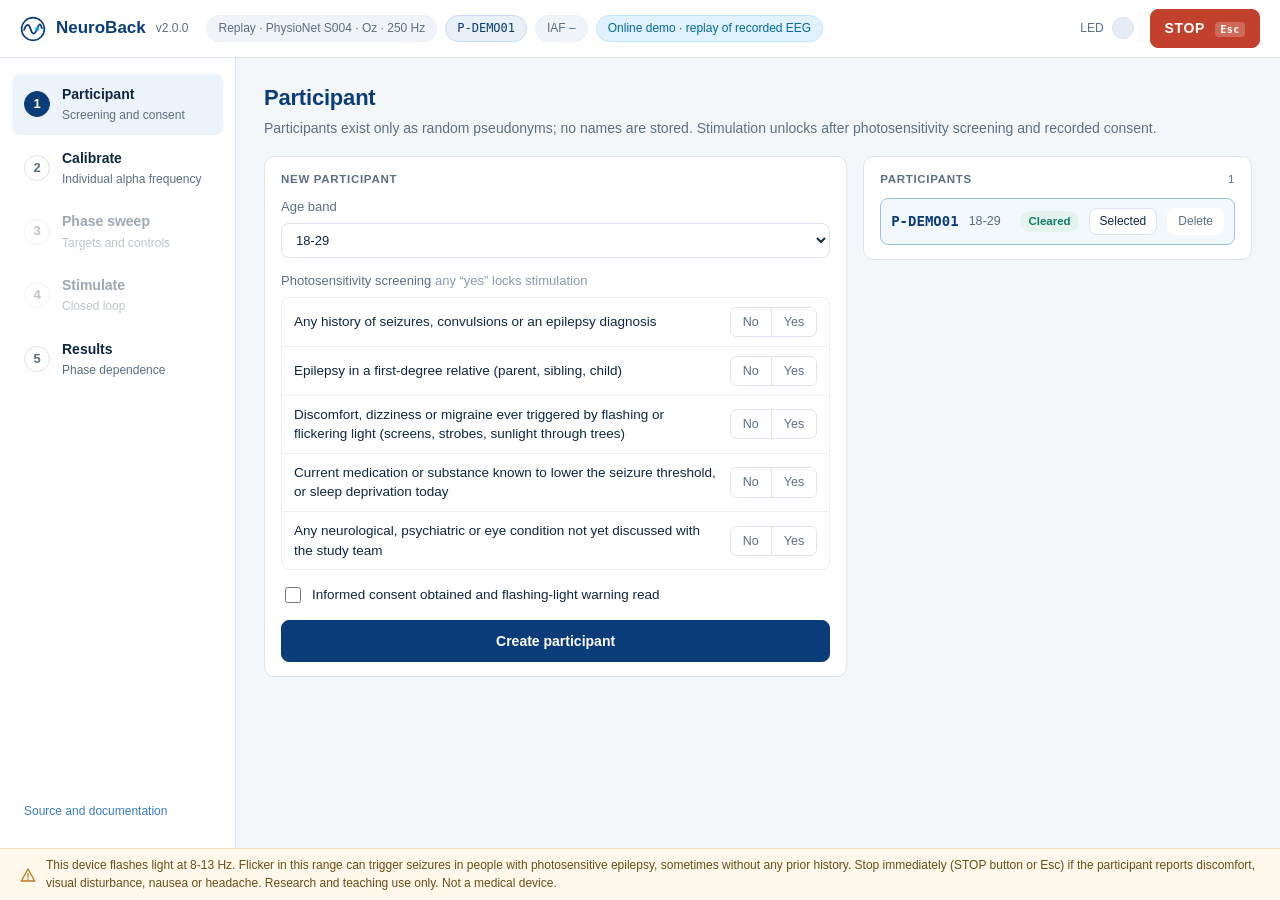
<file: docs/demo/index.html>
<!doctype html>
<html lang="en">
<head>
<meta charset="utf-8">
<meta name="viewport" content="width=device-width, initial-scale=1">
<title>NeuroBack · closed-loop alpha-phase stimulation</title>
<meta name="description" content="Closed-loop visual stimulation phase-locked to the EEG alpha rhythm. OpenBCI Cyton, ecHT phase tracking.">
<link rel="icon" href="favicon.svg" type="image/svg+xml">
<link rel="stylesheet" href="style.css">
</head>
<body>
<header class="top">
  <div class="brand">
    <svg class="logo" viewBox="0 0 32 32" aria-hidden="true">
      <circle cx="16" cy="16" r="14" fill="none" stroke="currentColor" stroke-width="2"/>
      <path d="M5 17 C8 9, 11 9, 13 16 S18 24, 21 16 S25 9, 27 15" fill="none" stroke="currentColor" stroke-width="2.2" stroke-linecap="round"/>
      <circle cx="21.2" cy="16" r="2.6" fill="#0EA5E9"/>
    </svg>
    <span>NeuroBack</span><span class="ver" id="ver"></span>
  </div>
  <div class="pills">
    <span class="pill" id="pill-source">Connecting…</span>
    <span class="pill" id="pill-pid">No participant</span>
    <span class="pill" id="pill-iaf">IAF –</span>
    <span class="pill demo" id="pill-demo" hidden>Online demo · replay of recorded EEG</span>
  </div>
  <div class="right">
    <div class="led-wrap" title="Mirrors every stimulus flash"><span>LED</span><div class="led" id="led"></div></div>
    <button class="stop" id="btn-stop" title="Cancel all pending flashes">STOP <kbd>Esc</kbd></button>
  </div>
</header>

<div class="layout">
  <nav class="steps" id="steps">
    <button data-page="participant"><span class="n">1</span><span><b>Participant</b><small>Screening and consent</small></span></button>
    <button data-page="calibrate"><span class="n">2</span><span><b>Calibrate</b><small>Individual alpha frequency</small></span></button>
    <button data-page="sweep"><span class="n">3</span><span><b>Phase sweep</b><small>Targets and controls</small></span></button>
    <button data-page="stimulate"><span class="n">4</span><span><b>Stimulate</b><small>Closed loop</small></span></button>
    <button data-page="results"><span class="n">5</span><span><b>Results</b><small>Phase dependence</small></span></button>
    <div class="nav-foot">
      <a href="https://github.com/abrilcode/neuroback" target="_blank" rel="noopener">Source and documentation</a>
    </div>
  </nav>

  <main>
    <!-- 1 participant -->
    <section class="page" id="page-participant">
      <div class="page-head">
        <h1>Participant</h1>
        <p>Participants exist only as random pseudonyms; no names are stored. Stimulation unlocks after photosensitivity screening and recorded consent.</p>
      </div>
      <div class="grid-2">
        <div class="card">
          <div class="card-title">New participant</div>
          <label class="field">Age band <select id="age"></select></label>
          <div class="field-label">Photosensitivity screening <span class="hint">any “yes” locks stimulation</span></div>
          <div id="screening" class="screening"></div>
          <label class="check"><input type="checkbox" id="consent"> Informed consent obtained and flashing-light warning read</label>
          <button class="primary wide" id="btn-create">Create participant</button>
        </div>
        <div class="card">
          <div class="card-title">Participants <span class="count" id="pcount"></span></div>
          <div id="plist" class="plist"></div>
        </div>
      </div>
    </section>

    <!-- 2 calibrate -->
    <section class="page" id="page-calibrate">
      <div class="page-head">
        <h1>Calibrate</h1>
        <p>Record eyes open, then eyes closed. The individual alpha frequency (IAF) is the spectral peak after removing the 1/f background; alpha should rise clearly when the eyes close.</p>
      </div>
      <div class="card plot-card">
        <div class="card-title">EEG · Oz <span class="legend"><span><i class="sw raw"></i>raw</span><span><i class="sw alpha"></i>alpha band (IAF ± 2 Hz)</span></span></div>
        <canvas id="cv-cal" height="260"></canvas>
      </div>
      <div class="controls">
        <button id="btn-eo">Eyes open · 60 s</button>
        <button id="btn-ec">Eyes closed · 60 s</button>
        <div class="progress"><div id="cal-bar"></div></div>
        <span class="status" id="cal-status"></span>
      </div>
      <div class="grid-cal">
        <div class="tile-col">
          <div class="tile row"><span>Individual alpha frequency</span><b id="t-iaf">–</b></div>
          <div class="tile row"><span>Alpha peak above 1/f</span><b id="t-snr">–</b></div>
          <div class="tile row"><span>Eyes-closed / open alpha</span><b id="t-react">–</b></div>
        </div>
        <div class="card plot-card spec">
          <div class="card-title">Power spectrum <span class="legend"><span><i class="sw alpha"></i>eyes closed</span><span><i class="sw raw"></i>eyes open</span></span></div>
          <canvas id="cv-spec" height="222"></canvas>
        </div>
      </div>
    </section>

    <!-- 3 sweep -->
    <section class="page" id="page-sweep">
      <div class="page-head">
        <h1>Phase sweep</h1>
        <p>Four target phases and two controls with the same flash rate (open-loop flicker at the IAF, random phase), repeated in randomised blocks. Alpha is measured in the stimulus-free gap after each block, where there is no steady-state visual response.</p>
      </div>
      <div class="grid-main">
        <div class="card plot-card">
          <div class="card-title">EEG and stimulus <span class="legend"><span><i class="sw alpha"></i>alpha</span><span><i class="sw flash"></i>flash</span></span></div>
          <canvas id="cv-sweep" height="300"></canvas>
        </div>
        <div class="card dial-card">
          <div class="card-title">Alpha phase</div>
          <canvas id="cv-dial-sweep" height="300"></canvas>
        </div>
      </div>
      <div class="card">
        <div class="card-title">Block schedule <span class="status" id="sweep-status"></span></div>
        <div id="schedule" class="schedule"></div>
        <div class="progress"><div id="sweep-bar"></div></div>
        <div class="schedule-key"><span><i class="k phase"></i>target phase</span><span><i class="k control"></i>control</span><span><i class="k now"></i>current block</span></div>
      </div>
      <div class="controls">
        <label class="check"><input type="checkbox" id="demo-timing" checked> Short blocks (4 s on / 2 s off, 2 repeats)</label>
        <button class="primary" id="btn-sweep">Start sweep</button>
      </div>
    </section>

    <!-- 4 stimulate -->
    <section class="page" id="page-stimulate">
      <div class="page-head">
        <h1>Stimulate</h1>
        <p>The endpoint-corrected Hilbert transform estimates the alpha phase at every sample and one flash is scheduled per cycle at the target phase. Dots on the dial show where recent flashes landed, measured afterwards with a non-causal Hilbert transform.</p>
      </div>
      <div class="grid-main">
        <div class="card plot-card">
          <div class="card-title">EEG and stimulus <span class="legend"><span><i class="sw raw"></i>raw</span><span><i class="sw alpha"></i>alpha</span><span><i class="sw flash"></i>flash</span></span></div>
          <canvas id="cv-stim" height="300"></canvas>
        </div>
        <div class="card dial-card">
          <div class="card-title">Alpha phase <span class="legend"><span><i class="sw wedge"></i>target</span><span><i class="sw flash"></i>measured</span></span></div>
          <canvas id="cv-dial" height="236"></canvas>
          <div class="target">
            <label for="target">Target phase</label>
            <input type="range" id="target" min="0" max="359" step="1" value="0">
            <output id="target-out">0°</output>
          </div>
          <div class="presets">
            <button data-t="0">Peak</button><button data-t="90">Falling</button><button data-t="180">Trough</button><button data-t="270">Rising</button>
          </div>
        </div>
      </div>
      <div class="tiles">
        <div class="tile"><span>Flashes per second</span><b id="m-rate">–</b></div>
        <div class="tile"><span>Phase locking (PLV)</span><b id="m-plv">–</b></div>
        <div class="tile"><span>Mean phase error</span><b id="m-err">–</b></div>
        <div class="tile"><span>Alpha amplitude</span><b id="m-amp">–</b></div>
      </div>
      <div class="controls">
        <button class="primary" id="btn-stim">Start stimulation</button>
        <span class="status" id="stim-status"></span>
      </div>
    </section>

    <!-- 5 results -->
    <section class="page" id="page-results">
      <div class="page-head">
        <h1>Results</h1>
        <p>Post-block alpha power by condition (mean ± SEM, relative to the session mean). A permutation test checks for a one-cycle dependence on stimulation phase.</p>
      </div>
      <div class="card plot-card">
        <div class="card-title">Post-block alpha power</div>
        <canvas id="cv-results" height="320"></canvas>
      </div>
      <div class="card stats" id="results-text">Run a phase sweep to see results.</div>
      <div class="controls"><button id="btn-save">Save session</button></div>
    </section>
  </main>
</div>

<footer class="warning">
  <svg viewBox="0 0 24 24" aria-hidden="true"><path d="M12 3 2 21h20L12 3z" fill="none" stroke="currentColor" stroke-width="2" stroke-linejoin="round"/><path d="M12 10v5M12 18v.5" stroke="currentColor" stroke-width="2" stroke-linecap="round"/></svg>
  <span id="warning">Flashing light at 8–13 Hz. Research and teaching use only. Not a medical device.</span>
</footer>
<div class="toast" id="toast" role="status"></div>
<script>window.NB_DEMO = true;</script>
<script src="app.js"></script>
</body>
</html>
</file>
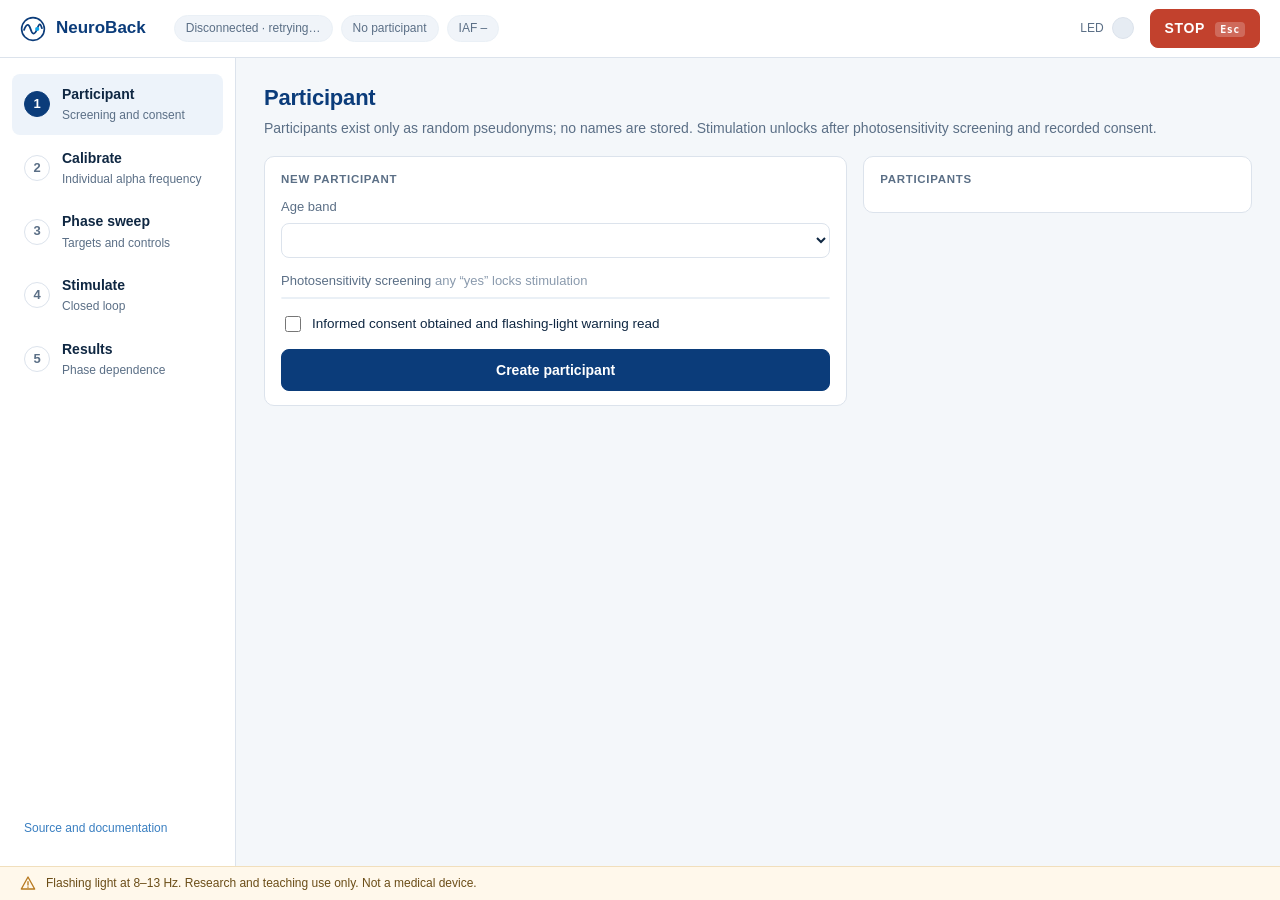
<file: src/neuroback/web/static/index.html>
<!doctype html>
<html lang="en">
<head>
<meta charset="utf-8">
<meta name="viewport" content="width=device-width, initial-scale=1">
<title>NeuroBack · closed-loop alpha-phase stimulation</title>
<meta name="description" content="Closed-loop visual stimulation phase-locked to the EEG alpha rhythm. OpenBCI Cyton, ecHT phase tracking.">
<link rel="icon" href="favicon.svg" type="image/svg+xml">
<link rel="stylesheet" href="style.css">
</head>
<body>
<header class="top">
  <div class="brand">
    <svg class="logo" viewBox="0 0 32 32" aria-hidden="true">
      <circle cx="16" cy="16" r="14" fill="none" stroke="currentColor" stroke-width="2"/>
      <path d="M5 17 C8 9, 11 9, 13 16 S18 24, 21 16 S25 9, 27 15" fill="none" stroke="currentColor" stroke-width="2.2" stroke-linecap="round"/>
      <circle cx="21.2" cy="16" r="2.6" fill="#0EA5E9"/>
    </svg>
    <span>NeuroBack</span><span class="ver" id="ver"></span>
  </div>
  <div class="pills">
    <span class="pill" id="pill-source">Connecting…</span>
    <span class="pill" id="pill-pid">No participant</span>
    <span class="pill" id="pill-iaf">IAF –</span>
    <span class="pill demo" id="pill-demo" hidden>Online demo · replay of recorded EEG</span>
  </div>
  <div class="right">
    <div class="led-wrap" title="Mirrors every stimulus flash"><span>LED</span><div class="led" id="led"></div></div>
    <button class="stop" id="btn-stop" title="Cancel all pending flashes">STOP <kbd>Esc</kbd></button>
  </div>
</header>

<div class="layout">
  <nav class="steps" id="steps">
    <button data-page="participant"><span class="n">1</span><span><b>Participant</b><small>Screening and consent</small></span></button>
    <button data-page="calibrate"><span class="n">2</span><span><b>Calibrate</b><small>Individual alpha frequency</small></span></button>
    <button data-page="sweep"><span class="n">3</span><span><b>Phase sweep</b><small>Targets and controls</small></span></button>
    <button data-page="stimulate"><span class="n">4</span><span><b>Stimulate</b><small>Closed loop</small></span></button>
    <button data-page="results"><span class="n">5</span><span><b>Results</b><small>Phase dependence</small></span></button>
    <div class="nav-foot">
      <a href="https://github.com/abrilcode/neuroback" target="_blank" rel="noopener">Source and documentation</a>
    </div>
  </nav>

  <main>
    <!-- 1 participant -->
    <section class="page" id="page-participant">
      <div class="page-head">
        <h1>Participant</h1>
        <p>Participants exist only as random pseudonyms; no names are stored. Stimulation unlocks after photosensitivity screening and recorded consent.</p>
      </div>
      <div class="grid-2">
        <div class="card">
          <div class="card-title">New participant</div>
          <label class="field">Age band <select id="age"></select></label>
          <div class="field-label">Photosensitivity screening <span class="hint">any “yes” locks stimulation</span></div>
          <div id="screening" class="screening"></div>
          <label class="check"><input type="checkbox" id="consent"> Informed consent obtained and flashing-light warning read</label>
          <button class="primary wide" id="btn-create">Create participant</button>
        </div>
        <div class="card">
          <div class="card-title">Participants <span class="count" id="pcount"></span></div>
          <div id="plist" class="plist"></div>
        </div>
      </div>
    </section>

    <!-- 2 calibrate -->
    <section class="page" id="page-calibrate">
      <div class="page-head">
        <h1>Calibrate</h1>
        <p>Record eyes open, then eyes closed. The individual alpha frequency (IAF) is the spectral peak after removing the 1/f background; alpha should rise clearly when the eyes close.</p>
      </div>
      <div class="card plot-card">
        <div class="card-title">EEG · Oz <span class="legend"><span><i class="sw raw"></i>raw</span><span><i class="sw alpha"></i>alpha band (IAF ± 2 Hz)</span></span></div>
        <canvas id="cv-cal" height="260"></canvas>
      </div>
      <div class="controls">
        <button id="btn-eo">Eyes open · 60 s</button>
        <button id="btn-ec">Eyes closed · 60 s</button>
        <div class="progress"><div id="cal-bar"></div></div>
        <span class="status" id="cal-status"></span>
      </div>
      <div class="grid-cal">
        <div class="tile-col">
          <div class="tile row"><span>Individual alpha frequency</span><b id="t-iaf">–</b></div>
          <div class="tile row"><span>Alpha peak above 1/f</span><b id="t-snr">–</b></div>
          <div class="tile row"><span>Eyes-closed / open alpha</span><b id="t-react">–</b></div>
        </div>
        <div class="card plot-card spec">
          <div class="card-title">Power spectrum <span class="legend"><span><i class="sw alpha"></i>eyes closed</span><span><i class="sw raw"></i>eyes open</span></span></div>
          <canvas id="cv-spec" height="222"></canvas>
        </div>
      </div>
    </section>

    <!-- 3 sweep -->
    <section class="page" id="page-sweep">
      <div class="page-head">
        <h1>Phase sweep</h1>
        <p>Four target phases and two controls with the same flash rate (open-loop flicker at the IAF, random phase), repeated in randomised blocks. Alpha is measured in the stimulus-free gap after each block, where there is no steady-state visual response.</p>
      </div>
      <div class="grid-main">
        <div class="card plot-card">
          <div class="card-title">EEG and stimulus <span class="legend"><span><i class="sw alpha"></i>alpha</span><span><i class="sw flash"></i>flash</span></span></div>
          <canvas id="cv-sweep" height="300"></canvas>
        </div>
        <div class="card dial-card">
          <div class="card-title">Alpha phase</div>
          <canvas id="cv-dial-sweep" height="300"></canvas>
        </div>
      </div>
      <div class="card">
        <div class="card-title">Block schedule <span class="status" id="sweep-status"></span></div>
        <div id="schedule" class="schedule"></div>
        <div class="progress"><div id="sweep-bar"></div></div>
        <div class="schedule-key"><span><i class="k phase"></i>target phase</span><span><i class="k control"></i>control</span><span><i class="k now"></i>current block</span></div>
      </div>
      <div class="controls">
        <label class="check"><input type="checkbox" id="demo-timing" checked> Short blocks (4 s on / 2 s off, 2 repeats)</label>
        <button class="primary" id="btn-sweep">Start sweep</button>
      </div>
    </section>

    <!-- 4 stimulate -->
    <section class="page" id="page-stimulate">
      <div class="page-head">
        <h1>Stimulate</h1>
        <p>The endpoint-corrected Hilbert transform estimates the alpha phase at every sample and one flash is scheduled per cycle at the target phase. Dots on the dial show where recent flashes landed, measured afterwards with a non-causal Hilbert transform.</p>
      </div>
      <div class="grid-main">
        <div class="card plot-card">
          <div class="card-title">EEG and stimulus <span class="legend"><span><i class="sw raw"></i>raw</span><span><i class="sw alpha"></i>alpha</span><span><i class="sw flash"></i>flash</span></span></div>
          <canvas id="cv-stim" height="300"></canvas>
        </div>
        <div class="card dial-card">
          <div class="card-title">Alpha phase <span class="legend"><span><i class="sw wedge"></i>target</span><span><i class="sw flash"></i>measured</span></span></div>
          <canvas id="cv-dial" height="236"></canvas>
          <div class="target">
            <label for="target">Target phase</label>
            <input type="range" id="target" min="0" max="359" step="1" value="0">
            <output id="target-out">0°</output>
          </div>
          <div class="presets">
            <button data-t="0">Peak</button><button data-t="90">Falling</button><button data-t="180">Trough</button><button data-t="270">Rising</button>
          </div>
        </div>
      </div>
      <div class="tiles">
        <div class="tile"><span>Flashes per second</span><b id="m-rate">–</b></div>
        <div class="tile"><span>Phase locking (PLV)</span><b id="m-plv">–</b></div>
        <div class="tile"><span>Mean phase error</span><b id="m-err">–</b></div>
        <div class="tile"><span>Alpha amplitude</span><b id="m-amp">–</b></div>
      </div>
      <div class="controls">
        <button class="primary" id="btn-stim">Start stimulation</button>
        <span class="status" id="stim-status"></span>
      </div>
    </section>

    <!-- 5 results -->
    <section class="page" id="page-results">
      <div class="page-head">
        <h1>Results</h1>
        <p>Post-block alpha power by condition (mean ± SEM, relative to the session mean). A permutation test checks for a one-cycle dependence on stimulation phase.</p>
      </div>
      <div class="card plot-card">
        <div class="card-title">Post-block alpha power</div>
        <canvas id="cv-results" height="320"></canvas>
      </div>
      <div class="card stats" id="results-text">Run a phase sweep to see results.</div>
      <div class="controls"><button id="btn-save">Save session</button></div>
    </section>
  </main>
</div>

<footer class="warning">
  <svg viewBox="0 0 24 24" aria-hidden="true"><path d="M12 3 2 21h20L12 3z" fill="none" stroke="currentColor" stroke-width="2" stroke-linejoin="round"/><path d="M12 10v5M12 18v.5" stroke="currentColor" stroke-width="2" stroke-linecap="round"/></svg>
  <span id="warning">Flashing light at 8–13 Hz. Research and teaching use only. Not a medical device.</span>
</footer>
<div class="toast" id="toast" role="status"></div>
<script src="app.js"></script>
</body>
</html>
</file>
<file: docs/demo/style.css>
:root {
  --bg: #F4F7FA;
  --panel: #FFFFFF;
  --line: #DCE3EC;
  --line2: #EAF0F6;
  --text: #0F2742;
  --muted: #5B6F86;
  --navy: #0B3C7A;
  --blue: #3A7FC1;
  --pale: #8DB4D9;
  --sky: #0EA5E9;
  --sky-soft: #E0F2FE;
  --red: #C2412D;
  --ok: #0E7C66;
  --radius: 10px;
  --sans: -apple-system, BlinkMacSystemFont, "Segoe UI", Inter, "Helvetica Neue", sans-serif;
  --mono: ui-monospace, "SF Mono", Menlo, Consolas, monospace;
}
* { box-sizing: border-box; }
html, body { height: 100%; }
body {
  margin: 0; background: var(--bg); color: var(--text);
  font: 14px/1.45 var(--sans);
  display: grid; grid-template-rows: 58px minmax(0, 1fr) auto;
  -webkit-font-smoothing: antialiased;
}

/* header */
header.top {
  display: flex; align-items: center; gap: 18px; padding: 0 20px;
  background: var(--panel); border-bottom: 1px solid var(--line);
}
.brand { display: flex; align-items: center; gap: 10px; font-weight: 700; font-size: 17px; color: var(--navy); }
.logo { width: 26px; height: 26px; color: var(--navy); }
.ver { font-weight: 500; color: var(--muted); font-size: 12px; }
.pills { display: flex; gap: 8px; flex: 1; flex-wrap: wrap; }
.pill {
  padding: 4px 11px; border-radius: 999px; font-size: 12px;
  background: #F0F4F9; color: var(--muted); border: 1px solid var(--line2);
}
.pill.on { color: var(--navy); background: #E8F0FA; border-color: #C9DBF0; }
.pill.warn { color: #8A4B0F; background: #FDF3E6; border-color: #F3D9B5; }
.pill.demo { background: var(--sky-soft); color: #0369A1; border-color: #BAE6FD; }
.pill .mono { font-family: var(--mono); }
.right { display: flex; align-items: center; gap: 16px; }
.led-wrap { display: flex; align-items: center; gap: 8px; color: var(--muted); font-size: 12px; }
.led { width: 22px; height: 22px; border-radius: 50%; background: #E6ECF3; border: 1px solid var(--line); }
.led.flash { animation: flash .2s ease-out; }
@keyframes flash {
  0% { background: var(--sky); border-color: var(--sky); box-shadow: 0 0 0 5px rgba(14,165,233,.22), 0 0 16px rgba(14,165,233,.85); }
  100% { background: #E6ECF3; box-shadow: none; }
}

/* buttons */
button {
  font: inherit; cursor: pointer; border-radius: 8px; border: 1px solid var(--line);
  background: var(--panel); color: var(--text); padding: 8px 14px; transition: border-color .12s, background .12s;
}
button:hover:not(:disabled) { border-color: var(--blue); }
button:disabled { opacity: .45; cursor: not-allowed; }
button.primary { background: var(--navy); border-color: var(--navy); color: #fff; font-weight: 600; }
button.primary:hover:not(:disabled) { background: #0A3164; }
button.primary.running { background: #fff; color: var(--navy); }
button.wide { width: 100%; margin-top: 14px; padding: 10px; }
button.stop { background: var(--red); border-color: var(--red); color: #fff; font-weight: 700; letter-spacing: .6px; }
button.stop:hover { background: #A8361F; }
kbd { font: 600 10px var(--mono); background: rgba(255,255,255,.22); padding: 2px 5px; border-radius: 4px; margin-left: 6px; }
button.small { padding: 4px 10px; font-size: 12px; }
button.ghost { border-color: transparent; color: var(--muted); }

/* layout */
.layout { display: grid; grid-template-columns: 236px minmax(0, 1fr); min-height: 0; }
nav.steps { background: var(--panel); border-right: 1px solid var(--line); padding: 16px 12px; display: flex; flex-direction: column; gap: 3px; }
nav.steps button { display: flex; gap: 12px; align-items: center; text-align: left; border: none; background: none; padding: 10px 12px; width: 100%; }
nav.steps button .n {
  width: 26px; height: 26px; flex: none; border-radius: 50%; display: grid; place-items: center;
  border: 1.5px solid var(--line); font-weight: 600; color: var(--muted); font-size: 13px;
}
nav.steps button b { display: block; font-weight: 600; }
nav.steps button small { color: var(--muted); font-size: 12px; }
nav.steps button.active { background: #EDF3FA; }
nav.steps button.active .n { background: var(--navy); border-color: var(--navy); color: #fff; }
nav.steps button.done .n { background: #E3EDF9; border-color: #C9DBF0; color: var(--navy); }
nav.steps button:disabled { opacity: .4; }
.nav-foot { margin-top: auto; padding: 12px; font-size: 12px; }
.nav-foot a { color: var(--blue); text-decoration: none; }
main { overflow: auto; padding: 24px 28px 32px; }
.page { display: none; }
.page.active { display: block; animation: fade .18s ease-out; }
@keyframes fade { from { opacity: .4; } to { opacity: 1; } }
.page-head h1 { font-size: 22px; margin: 0 0 4px; color: var(--navy); letter-spacing: -.2px; }
.page-head p { margin: 0 0 18px; color: var(--muted); max-width: 920px; }

/* cards */
.card { background: var(--panel); border: 1px solid var(--line); border-radius: var(--radius); padding: 14px 16px; }
.card + .card, .grid-main + .card, .card + .controls, .grid-main + .tiles { margin-top: 16px; }
.grid-2 > .card, .grid-main > .card, .grid-cal > .card { margin-top: 0; }
.card-title {
  display: flex; justify-content: space-between; align-items: center; gap: 12px;
  font-size: 11.5px; font-weight: 600; color: var(--muted); text-transform: uppercase; letter-spacing: .7px; margin-bottom: 10px;
}
.legend { text-transform: none; letter-spacing: 0; font-weight: 500; display: flex; gap: 14px; align-items: center; }
.legend span { display: inline-flex; align-items: center; }
.sw { display: inline-block; width: 14px; height: 3px; border-radius: 2px; margin-right: 6px; }
.sw.raw { background: #A9B8C8; }
.sw.alpha { background: var(--navy); }
.sw.flash { background: var(--sky); width: 8px; height: 8px; border-radius: 50%; }
.sw.wedge { background: rgba(58,127,193,.25); width: 12px; height: 10px; border-radius: 2px; }
canvas { width: 100%; display: block; }
.grid-2 { display: grid; grid-template-columns: minmax(0, 1.5fr) minmax(0, 1fr); gap: 16px; align-items: start; }
.grid-main { display: grid; grid-template-columns: minmax(0, 2.2fr) minmax(280px, 1fr); gap: 16px; }
.grid-cal { display: grid; grid-template-columns: minmax(260px, 1fr) minmax(0, 2.4fr); gap: 16px; margin-top: 16px; }
.tile-col { display: grid; gap: 12px; }
.tile.row { flex-direction: row; align-items: center; min-height: 0; padding: 16px; }
.tile.row b { font-size: 22px; }
.tiles { display: grid; grid-template-columns: repeat(4, minmax(0, 1fr)); gap: 16px; }
.tile { background: var(--panel); border: 1px solid var(--line); border-radius: var(--radius); padding: 14px 16px; display: flex; flex-direction: column; justify-content: space-between; min-height: 86px; }
.tile span { font-size: 11.5px; color: var(--muted); text-transform: uppercase; letter-spacing: .6px; font-weight: 600; }
.tile b { font-size: 26px; font-weight: 650; color: var(--text); font-variant-numeric: tabular-nums; }

/* controls */
.controls { display: flex; align-items: center; gap: 12px; margin-top: 16px; flex-wrap: wrap; }
.progress { flex: 1; min-width: 160px; height: 8px; background: #E8EEF5; border-radius: 4px; overflow: hidden; }
.progress > div { height: 100%; width: 0; background: var(--blue); border-radius: 4px; transition: width .1s linear; }
.card .progress { margin-top: 12px; }
.status { color: var(--muted); font-size: 13px; text-transform: none; letter-spacing: 0; font-weight: 500; }
.check { display: flex; align-items: center; gap: 8px; color: var(--text); font-size: 13.5px; }
.check input { width: 16px; height: 16px; accent-color: var(--navy); }

/* participant form */
.field { display: flex; flex-direction: column; gap: 6px; font-size: 13px; color: var(--muted); margin-bottom: 14px; }
select { font: inherit; padding: 8px 10px; border: 1px solid var(--line); border-radius: 8px; background: #fff; color: var(--text); }
.field-label { font-size: 13px; color: var(--muted); margin-bottom: 6px; }
.hint { color: #8A9AAD; }
.screening { border: 1px solid var(--line2); border-radius: 8px; margin-bottom: 14px; }
.q { display: flex; align-items: center; gap: 12px; padding: 9px 12px; border-top: 1px solid var(--line2); }
.q:first-child { border-top: none; }
.q p { margin: 0; flex: 1; font-size: 13.5px; }
.seg { display: inline-flex; border: 1px solid var(--line); border-radius: 7px; overflow: hidden; flex: none; }
.seg button { border: none; border-radius: 0; padding: 5px 12px; font-size: 12.5px; color: var(--muted); }
.seg button + button { border-left: 1px solid var(--line); }
.seg button.sel-no { background: #E8F0FA; color: var(--navy); font-weight: 600; }
.seg button.sel-yes { background: #FBEAE6; color: var(--red); font-weight: 600; }
.plist { display: flex; flex-direction: column; gap: 6px; }
.prow { display: flex; align-items: center; gap: 10px; padding: 9px 10px; border: 1px solid var(--line2); border-radius: 8px; }
.prow.sel { border-color: #9EC0E6; background: #F3F8FD; }
.prow .pid { font-family: var(--mono); font-weight: 600; color: var(--navy); }
.prow .age { color: var(--muted); font-size: 12.5px; flex: 1; }
.badge { font-size: 11.5px; padding: 2px 8px; border-radius: 999px; font-weight: 600; }
.badge.ok { background: #E3F4EF; color: var(--ok); }
.badge.no { background: #FBEAE6; color: var(--red); }
.empty { color: var(--muted); font-size: 13px; padding: 10px 2px; }
.count { color: var(--muted); font-weight: 500; }

/* sweep schedule */
.schedule { display: grid; grid-template-columns: repeat(auto-fill, minmax(76px, 1fr)); gap: 6px; }
.blk { border-radius: 6px; padding: 6px 8px; font-size: 12px; border: 1px solid var(--line2); background: #F7F9FC; color: var(--muted); text-align: center; white-space: nowrap; overflow: hidden; text-overflow: ellipsis; }
.blk.phase.done { background: var(--navy); color: #fff; border-color: var(--navy); }
.blk.control.done { background: var(--pale); color: #fff; border-color: var(--pale); }
.blk.now { outline: 2px solid var(--sky); outline-offset: 1px; color: var(--text); background: var(--sky-soft); }
.schedule-key { display: flex; gap: 16px; margin-top: 10px; font-size: 12px; color: var(--muted); }
.k { display: inline-block; width: 10px; height: 10px; border-radius: 3px; margin-right: 6px; vertical-align: -1px; }
.k.phase { background: var(--navy); } .k.control { background: var(--pale); } .k.now { background: var(--sky-soft); outline: 2px solid var(--sky); }

/* stimulate */
.dial-card { display: flex; flex-direction: column; }
.target { display: grid; grid-template-columns: auto 1fr 48px; gap: 10px; align-items: center; margin-top: 8px; font-size: 13px; color: var(--muted); }
.target output { font-variant-numeric: tabular-nums; color: var(--text); font-weight: 600; text-align: right; }
input[type=range] { accent-color: var(--navy); width: 100%; }
.presets { display: grid; grid-template-columns: repeat(4, 1fr); gap: 6px; margin-top: 10px; }
.presets button { padding: 5px 0; font-size: 12.5px; }

/* results */
.stats { font-size: 14px; }
.stats .big { display: flex; gap: 32px; margin-bottom: 8px; }
.stats .big div span { display: block; font-size: 11.5px; color: var(--muted); text-transform: uppercase; letter-spacing: .6px; font-weight: 600; }
.stats .big div b { font-size: 22px; font-variant-numeric: tabular-nums; }
.stats p { margin: 6px 0 0; color: var(--muted); }

/* footer + toast */
footer.warning {
  display: flex; align-items: center; gap: 10px; padding: 8px 20px; font-size: 12px;
  color: #6B4D17; background: #FFF8EB; border-top: 1px solid #F1DFBC;
}
footer.warning svg { width: 16px; height: 16px; flex: none; color: #B7791F; }
.toast {
  position: fixed; right: 20px; bottom: 52px; max-width: 420px; padding: 10px 14px; border-radius: 8px;
  background: var(--text); color: #fff; font-size: 13px; opacity: 0; transform: translateY(8px);
  transition: opacity .2s, transform .2s; pointer-events: none; box-shadow: 0 6px 24px rgba(15,39,66,.18);
}
.toast.show { opacity: 1; transform: none; }
.toast.err { background: var(--red); }

@media (max-width: 1100px) {
  .grid-main, .grid-2 { grid-template-columns: 1fr; }
  .grid-cal { grid-template-columns: 1fr; }
  .tiles { grid-template-columns: repeat(2, 1fr); }
}
@media (max-width: 760px) {
  .layout { grid-template-columns: 1fr; }
  nav.steps { flex-direction: row; overflow-x: auto; border-right: none; border-bottom: 1px solid var(--line); padding: 8px; }
  nav.steps button small, .nav-foot { display: none; }
  .pills { display: none; }
}
</file>
<file: src/neuroback/web/static/style.css>
:root {
  --bg: #F4F7FA;
  --panel: #FFFFFF;
  --line: #DCE3EC;
  --line2: #EAF0F6;
  --text: #0F2742;
  --muted: #5B6F86;
  --navy: #0B3C7A;
  --blue: #3A7FC1;
  --pale: #8DB4D9;
  --sky: #0EA5E9;
  --sky-soft: #E0F2FE;
  --red: #C2412D;
  --ok: #0E7C66;
  --radius: 10px;
  --sans: -apple-system, BlinkMacSystemFont, "Segoe UI", Inter, "Helvetica Neue", sans-serif;
  --mono: ui-monospace, "SF Mono", Menlo, Consolas, monospace;
}
* { box-sizing: border-box; }
html, body { height: 100%; }
body {
  margin: 0; background: var(--bg); color: var(--text);
  font: 14px/1.45 var(--sans);
  display: grid; grid-template-rows: 58px minmax(0, 1fr) auto;
  -webkit-font-smoothing: antialiased;
}

/* header */
header.top {
  display: flex; align-items: center; gap: 18px; padding: 0 20px;
  background: var(--panel); border-bottom: 1px solid var(--line);
}
.brand { display: flex; align-items: center; gap: 10px; font-weight: 700; font-size: 17px; color: var(--navy); }
.logo { width: 26px; height: 26px; color: var(--navy); }
.ver { font-weight: 500; color: var(--muted); font-size: 12px; }
.pills { display: flex; gap: 8px; flex: 1; flex-wrap: wrap; }
.pill {
  padding: 4px 11px; border-radius: 999px; font-size: 12px;
  background: #F0F4F9; color: var(--muted); border: 1px solid var(--line2);
}
.pill.on { color: var(--navy); background: #E8F0FA; border-color: #C9DBF0; }
.pill.warn { color: #8A4B0F; background: #FDF3E6; border-color: #F3D9B5; }
.pill.demo { background: var(--sky-soft); color: #0369A1; border-color: #BAE6FD; }
.pill .mono { font-family: var(--mono); }
.right { display: flex; align-items: center; gap: 16px; }
.led-wrap { display: flex; align-items: center; gap: 8px; color: var(--muted); font-size: 12px; }
.led { width: 22px; height: 22px; border-radius: 50%; background: #E6ECF3; border: 1px solid var(--line); }
.led.flash { animation: flash .2s ease-out; }
@keyframes flash {
  0% { background: var(--sky); border-color: var(--sky); box-shadow: 0 0 0 5px rgba(14,165,233,.22), 0 0 16px rgba(14,165,233,.85); }
  100% { background: #E6ECF3; box-shadow: none; }
}

/* buttons */
button {
  font: inherit; cursor: pointer; border-radius: 8px; border: 1px solid var(--line);
  background: var(--panel); color: var(--text); padding: 8px 14px; transition: border-color .12s, background .12s;
}
button:hover:not(:disabled) { border-color: var(--blue); }
button:disabled { opacity: .45; cursor: not-allowed; }
button.primary { background: var(--navy); border-color: var(--navy); color: #fff; font-weight: 600; }
button.primary:hover:not(:disabled) { background: #0A3164; }
button.primary.running { background: #fff; color: var(--navy); }
button.wide { width: 100%; margin-top: 14px; padding: 10px; }
button.stop { background: var(--red); border-color: var(--red); color: #fff; font-weight: 700; letter-spacing: .6px; }
button.stop:hover { background: #A8361F; }
kbd { font: 600 10px var(--mono); background: rgba(255,255,255,.22); padding: 2px 5px; border-radius: 4px; margin-left: 6px; }
button.small { padding: 4px 10px; font-size: 12px; }
button.ghost { border-color: transparent; color: var(--muted); }

/* layout */
.layout { display: grid; grid-template-columns: 236px minmax(0, 1fr); min-height: 0; }
nav.steps { background: var(--panel); border-right: 1px solid var(--line); padding: 16px 12px; display: flex; flex-direction: column; gap: 3px; }
nav.steps button { display: flex; gap: 12px; align-items: center; text-align: left; border: none; background: none; padding: 10px 12px; width: 100%; }
nav.steps button .n {
  width: 26px; height: 26px; flex: none; border-radius: 50%; display: grid; place-items: center;
  border: 1.5px solid var(--line); font-weight: 600; color: var(--muted); font-size: 13px;
}
nav.steps button b { display: block; font-weight: 600; }
nav.steps button small { color: var(--muted); font-size: 12px; }
nav.steps button.active { background: #EDF3FA; }
nav.steps button.active .n { background: var(--navy); border-color: var(--navy); color: #fff; }
nav.steps button.done .n { background: #E3EDF9; border-color: #C9DBF0; color: var(--navy); }
nav.steps button:disabled { opacity: .4; }
.nav-foot { margin-top: auto; padding: 12px; font-size: 12px; }
.nav-foot a { color: var(--blue); text-decoration: none; }
main { overflow: auto; padding: 24px 28px 32px; }
.page { display: none; }
.page.active { display: block; animation: fade .18s ease-out; }
@keyframes fade { from { opacity: .4; } to { opacity: 1; } }
.page-head h1 { font-size: 22px; margin: 0 0 4px; color: var(--navy); letter-spacing: -.2px; }
.page-head p { margin: 0 0 18px; color: var(--muted); max-width: 920px; }

/* cards */
.card { background: var(--panel); border: 1px solid var(--line); border-radius: var(--radius); padding: 14px 16px; }
.card + .card, .grid-main + .card, .card + .controls, .grid-main + .tiles { margin-top: 16px; }
.grid-2 > .card, .grid-main > .card, .grid-cal > .card { margin-top: 0; }
.card-title {
  display: flex; justify-content: space-between; align-items: center; gap: 12px;
  font-size: 11.5px; font-weight: 600; color: var(--muted); text-transform: uppercase; letter-spacing: .7px; margin-bottom: 10px;
}
.legend { text-transform: none; letter-spacing: 0; font-weight: 500; display: flex; gap: 14px; align-items: center; }
.legend span { display: inline-flex; align-items: center; }
.sw { display: inline-block; width: 14px; height: 3px; border-radius: 2px; margin-right: 6px; }
.sw.raw { background: #A9B8C8; }
.sw.alpha { background: var(--navy); }
.sw.flash { background: var(--sky); width: 8px; height: 8px; border-radius: 50%; }
.sw.wedge { background: rgba(58,127,193,.25); width: 12px; height: 10px; border-radius: 2px; }
canvas { width: 100%; display: block; }
.grid-2 { display: grid; grid-template-columns: minmax(0, 1.5fr) minmax(0, 1fr); gap: 16px; align-items: start; }
.grid-main { display: grid; grid-template-columns: minmax(0, 2.2fr) minmax(280px, 1fr); gap: 16px; }
.grid-cal { display: grid; grid-template-columns: minmax(260px, 1fr) minmax(0, 2.4fr); gap: 16px; margin-top: 16px; }
.tile-col { display: grid; gap: 12px; }
.tile.row { flex-direction: row; align-items: center; min-height: 0; padding: 16px; }
.tile.row b { font-size: 22px; }
.tiles { display: grid; grid-template-columns: repeat(4, minmax(0, 1fr)); gap: 16px; }
.tile { background: var(--panel); border: 1px solid var(--line); border-radius: var(--radius); padding: 14px 16px; display: flex; flex-direction: column; justify-content: space-between; min-height: 86px; }
.tile span { font-size: 11.5px; color: var(--muted); text-transform: uppercase; letter-spacing: .6px; font-weight: 600; }
.tile b { font-size: 26px; font-weight: 650; color: var(--text); font-variant-numeric: tabular-nums; }

/* controls */
.controls { display: flex; align-items: center; gap: 12px; margin-top: 16px; flex-wrap: wrap; }
.progress { flex: 1; min-width: 160px; height: 8px; background: #E8EEF5; border-radius: 4px; overflow: hidden; }
.progress > div { height: 100%; width: 0; background: var(--blue); border-radius: 4px; transition: width .1s linear; }
.card .progress { margin-top: 12px; }
.status { color: var(--muted); font-size: 13px; text-transform: none; letter-spacing: 0; font-weight: 500; }
.check { display: flex; align-items: center; gap: 8px; color: var(--text); font-size: 13.5px; }
.check input { width: 16px; height: 16px; accent-color: var(--navy); }

/* participant form */
.field { display: flex; flex-direction: column; gap: 6px; font-size: 13px; color: var(--muted); margin-bottom: 14px; }
select { font: inherit; padding: 8px 10px; border: 1px solid var(--line); border-radius: 8px; background: #fff; color: var(--text); }
.field-label { font-size: 13px; color: var(--muted); margin-bottom: 6px; }
.hint { color: #8A9AAD; }
.screening { border: 1px solid var(--line2); border-radius: 8px; margin-bottom: 14px; }
.q { display: flex; align-items: center; gap: 12px; padding: 9px 12px; border-top: 1px solid var(--line2); }
.q:first-child { border-top: none; }
.q p { margin: 0; flex: 1; font-size: 13.5px; }
.seg { display: inline-flex; border: 1px solid var(--line); border-radius: 7px; overflow: hidden; flex: none; }
.seg button { border: none; border-radius: 0; padding: 5px 12px; font-size: 12.5px; color: var(--muted); }
.seg button + button { border-left: 1px solid var(--line); }
.seg button.sel-no { background: #E8F0FA; color: var(--navy); font-weight: 600; }
.seg button.sel-yes { background: #FBEAE6; color: var(--red); font-weight: 600; }
.plist { display: flex; flex-direction: column; gap: 6px; }
.prow { display: flex; align-items: center; gap: 10px; padding: 9px 10px; border: 1px solid var(--line2); border-radius: 8px; }
.prow.sel { border-color: #9EC0E6; background: #F3F8FD; }
.prow .pid { font-family: var(--mono); font-weight: 600; color: var(--navy); }
.prow .age { color: var(--muted); font-size: 12.5px; flex: 1; }
.badge { font-size: 11.5px; padding: 2px 8px; border-radius: 999px; font-weight: 600; }
.badge.ok { background: #E3F4EF; color: var(--ok); }
.badge.no { background: #FBEAE6; color: var(--red); }
.empty { color: var(--muted); font-size: 13px; padding: 10px 2px; }
.count { color: var(--muted); font-weight: 500; }

/* sweep schedule */
.schedule { display: grid; grid-template-columns: repeat(auto-fill, minmax(76px, 1fr)); gap: 6px; }
.blk { border-radius: 6px; padding: 6px 8px; font-size: 12px; border: 1px solid var(--line2); background: #F7F9FC; color: var(--muted); text-align: center; white-space: nowrap; overflow: hidden; text-overflow: ellipsis; }
.blk.phase.done { background: var(--navy); color: #fff; border-color: var(--navy); }
.blk.control.done { background: var(--pale); color: #fff; border-color: var(--pale); }
.blk.now { outline: 2px solid var(--sky); outline-offset: 1px; color: var(--text); background: var(--sky-soft); }
.schedule-key { display: flex; gap: 16px; margin-top: 10px; font-size: 12px; color: var(--muted); }
.k { display: inline-block; width: 10px; height: 10px; border-radius: 3px; margin-right: 6px; vertical-align: -1px; }
.k.phase { background: var(--navy); } .k.control { background: var(--pale); } .k.now { background: var(--sky-soft); outline: 2px solid var(--sky); }

/* stimulate */
.dial-card { display: flex; flex-direction: column; }
.target { display: grid; grid-template-columns: auto 1fr 48px; gap: 10px; align-items: center; margin-top: 8px; font-size: 13px; color: var(--muted); }
.target output { font-variant-numeric: tabular-nums; color: var(--text); font-weight: 600; text-align: right; }
input[type=range] { accent-color: var(--navy); width: 100%; }
.presets { display: grid; grid-template-columns: repeat(4, 1fr); gap: 6px; margin-top: 10px; }
.presets button { padding: 5px 0; font-size: 12.5px; }

/* results */
.stats { font-size: 14px; }
.stats .big { display: flex; gap: 32px; margin-bottom: 8px; }
.stats .big div span { display: block; font-size: 11.5px; color: var(--muted); text-transform: uppercase; letter-spacing: .6px; font-weight: 600; }
.stats .big div b { font-size: 22px; font-variant-numeric: tabular-nums; }
.stats p { margin: 6px 0 0; color: var(--muted); }

/* footer + toast */
footer.warning {
  display: flex; align-items: center; gap: 10px; padding: 8px 20px; font-size: 12px;
  color: #6B4D17; background: #FFF8EB; border-top: 1px solid #F1DFBC;
}
footer.warning svg { width: 16px; height: 16px; flex: none; color: #B7791F; }
.toast {
  position: fixed; right: 20px; bottom: 52px; max-width: 420px; padding: 10px 14px; border-radius: 8px;
  background: var(--text); color: #fff; font-size: 13px; opacity: 0; transform: translateY(8px);
  transition: opacity .2s, transform .2s; pointer-events: none; box-shadow: 0 6px 24px rgba(15,39,66,.18);
}
.toast.show { opacity: 1; transform: none; }
.toast.err { background: var(--red); }

@media (max-width: 1100px) {
  .grid-main, .grid-2 { grid-template-columns: 1fr; }
  .grid-cal { grid-template-columns: 1fr; }
  .tiles { grid-template-columns: repeat(2, 1fr); }
}
@media (max-width: 760px) {
  .layout { grid-template-columns: 1fr; }
  nav.steps { flex-direction: row; overflow-x: auto; border-right: none; border-bottom: 1px solid var(--line); padding: 8px; }
  nav.steps button small, .nav-foot { display: none; }
  .pills { display: none; }
}
</file>
